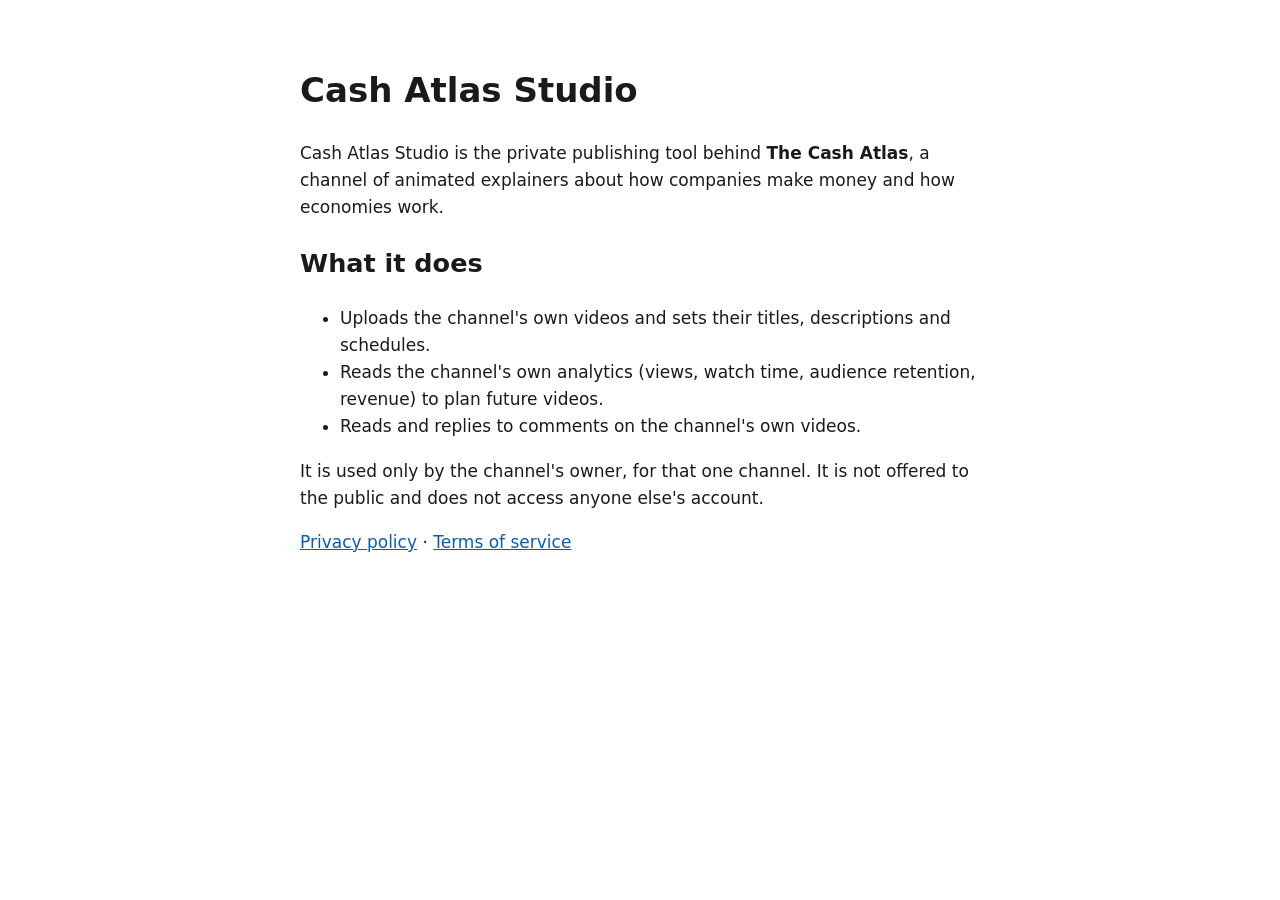
<file: index.html>
<!doctype html>
<html lang="en">
<head>
<meta charset="utf-8">
<meta name="viewport" content="width=device-width, initial-scale=1">
<title>Cash Atlas Studio</title>
<link rel="stylesheet" href="style.css">
</head>
<body>
<main>
  <h1>Cash Atlas Studio</h1>
  <p>Cash Atlas Studio is the private publishing tool behind <strong>The Cash Atlas</strong>, a channel of animated explainers about how companies make money and how economies work.</p>
  <h2>What it does</h2>
  <ul>
    <li>Uploads the channel's own videos and sets their titles, descriptions and schedules.</li>
    <li>Reads the channel's own analytics (views, watch time, audience retention, revenue) to plan future videos.</li>
    <li>Reads and replies to comments on the channel's own videos.</li>
  </ul>
  <p>It is used only by the channel's owner, for that one channel. It is not offered to the public and does not access anyone else's account.</p>
  <p><a href="privacy.html">Privacy policy</a> · <a href="terms.html">Terms of service</a></p>
</main>
</body>
</html>
</file>
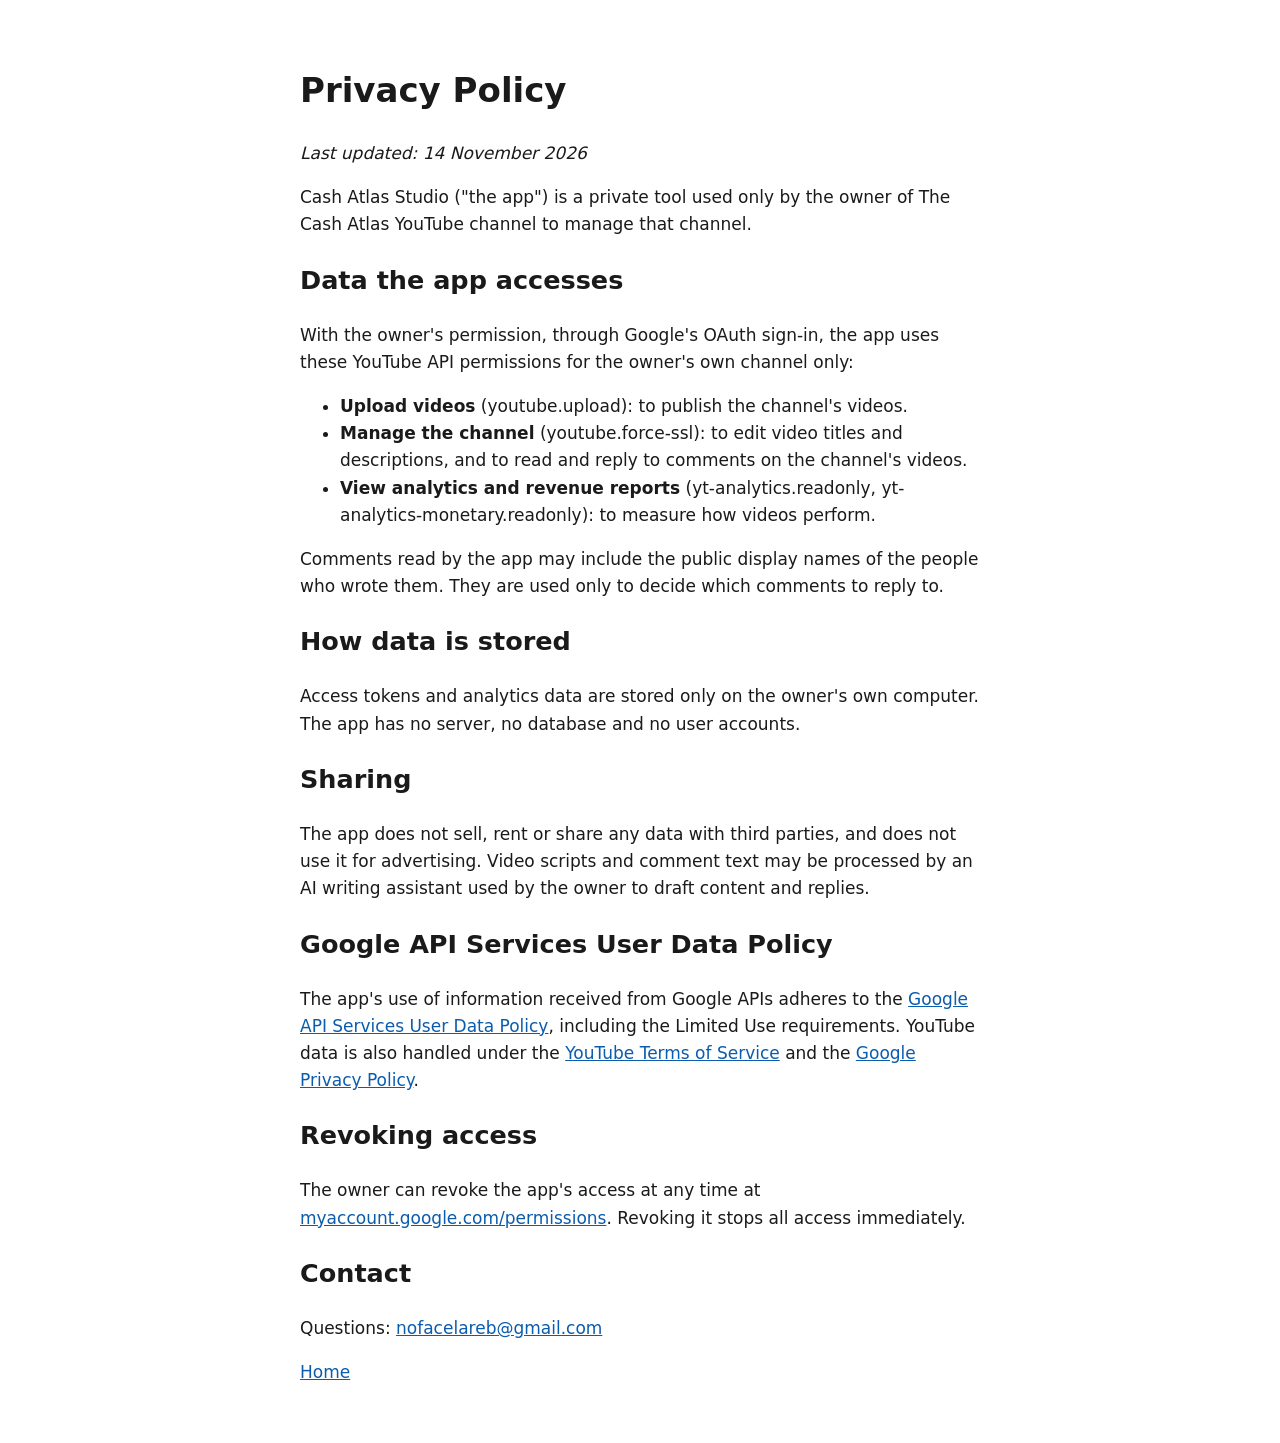
<file: privacy.html>
<!doctype html>
<html lang="en">
<head>
<meta charset="utf-8">
<meta name="viewport" content="width=device-width, initial-scale=1">
<title>Privacy Policy · Cash Atlas Studio</title>
<link rel="stylesheet" href="style.css">
</head>
<body>
<main>
  <h1>Privacy Policy</h1>
  <p><em>Last updated: 14 November 2026</em></p>
  <p>Cash Atlas Studio ("the app") is a private tool used only by the owner of The Cash Atlas YouTube channel to manage that channel.</p>

  <h2>Data the app accesses</h2>
  <p>With the owner's permission, through Google's OAuth sign-in, the app uses these YouTube API permissions for the owner's own channel only:</p>
  <ul>
    <li><strong>Upload videos</strong> (youtube.upload): to publish the channel's videos.</li>
    <li><strong>Manage the channel</strong> (youtube.force-ssl): to edit video titles and descriptions, and to read and reply to comments on the channel's videos.</li>
    <li><strong>View analytics and revenue reports</strong> (yt-analytics.readonly, yt-analytics-monetary.readonly): to measure how videos perform.</li>
  </ul>
  <p>Comments read by the app may include the public display names of the people who wrote them. They are used only to decide which comments to reply to.</p>

  <h2>How data is stored</h2>
  <p>Access tokens and analytics data are stored only on the owner's own computer. The app has no server, no database and no user accounts.</p>

  <h2>Sharing</h2>
  <p>The app does not sell, rent or share any data with third parties, and does not use it for advertising. Video scripts and comment text may be processed by an AI writing assistant used by the owner to draft content and replies.</p>

  <h2>Google API Services User Data Policy</h2>
  <p>The app's use of information received from Google APIs adheres to the <a href="https://developers.google.com/terms/api-services-user-data-policy">Google API Services User Data Policy</a>, including the Limited Use requirements. YouTube data is also handled under the <a href="https://www.youtube.com/t/terms">YouTube Terms of Service</a> and the <a href="https://policies.google.com/privacy">Google Privacy Policy</a>.</p>

  <h2>Revoking access</h2>
  <p>The owner can revoke the app's access at any time at <a href="https://myaccount.google.com/permissions">myaccount.google.com/permissions</a>. Revoking it stops all access immediately.</p>

  <h2>Contact</h2>
  <p>Questions: <a href="mailto:nofacelareb@gmail.com">nofacelareb@gmail.com</a></p>
  <p><a href="index.html">Home</a></p>
</main>
</body>
</html>
</file>
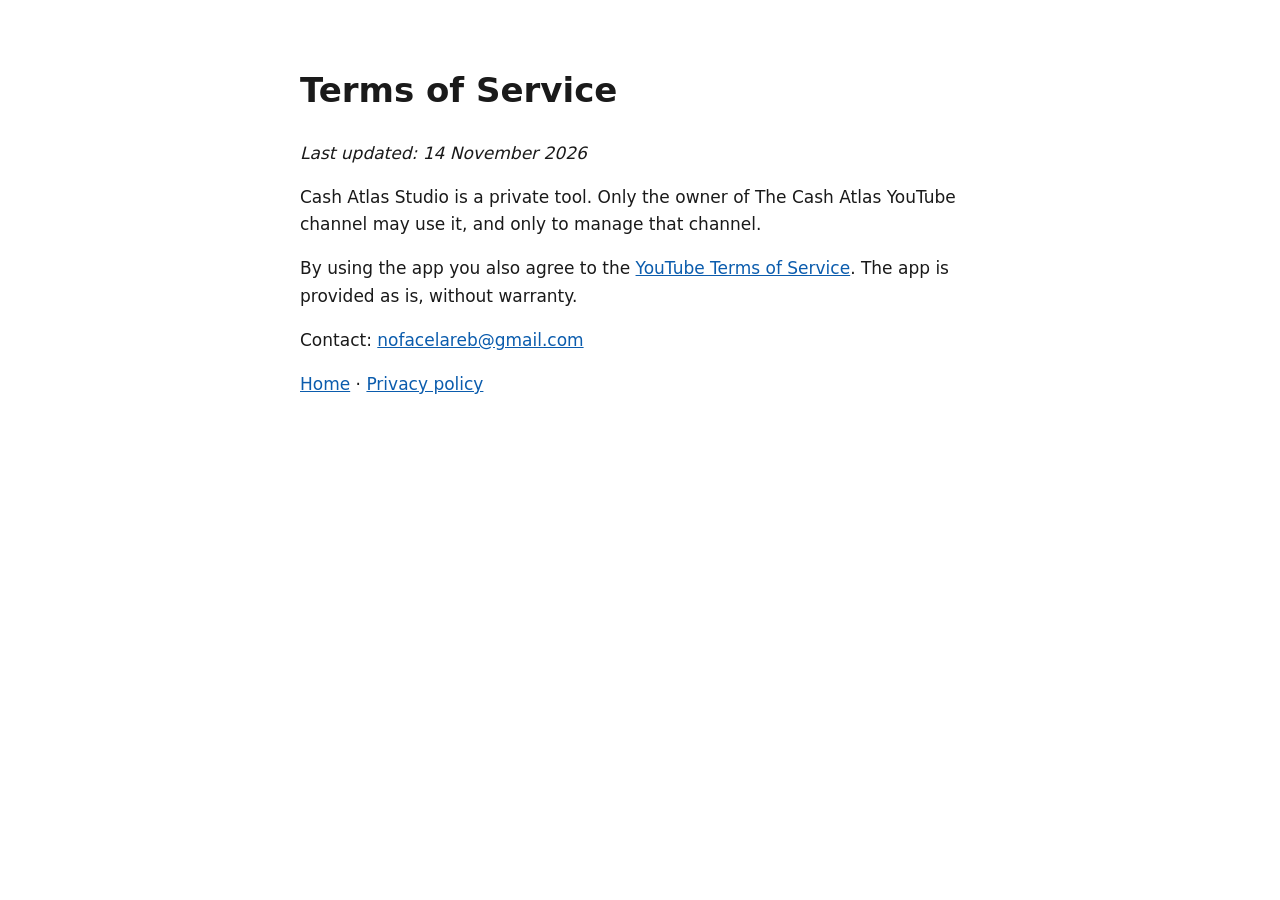
<file: terms.html>
<!doctype html>
<html lang="en">
<head>
<meta charset="utf-8">
<meta name="viewport" content="width=device-width, initial-scale=1">
<title>Terms of Service · Cash Atlas Studio</title>
<link rel="stylesheet" href="style.css">
</head>
<body>
<main>
  <h1>Terms of Service</h1>
  <p><em>Last updated: 14 November 2026</em></p>
  <p>Cash Atlas Studio is a private tool. Only the owner of The Cash Atlas YouTube channel may use it, and only to manage that channel.</p>
  <p>By using the app you also agree to the <a href="https://www.youtube.com/t/terms">YouTube Terms of Service</a>. The app is provided as is, without warranty.</p>
  <p>Contact: <a href="mailto:nofacelareb@gmail.com">nofacelareb@gmail.com</a></p>
  <p><a href="index.html">Home</a> · <a href="privacy.html">Privacy policy</a></p>
</main>
</body>
</html>
</file>
<file: style.css>
:root { --bg: #fff; --fg: #1a1a1a; --link: #0b5cad; }
@media (prefers-color-scheme: dark) { :root { --bg: #111; --fg: #eee; --link: #7db4ff; } }
body { margin: 0; background: var(--bg); color: var(--fg); font: 17px/1.6 system-ui, sans-serif; }
main { max-width: 680px; margin: 0 auto; padding: 40px 16px; }
a { color: var(--link); }
</file>
